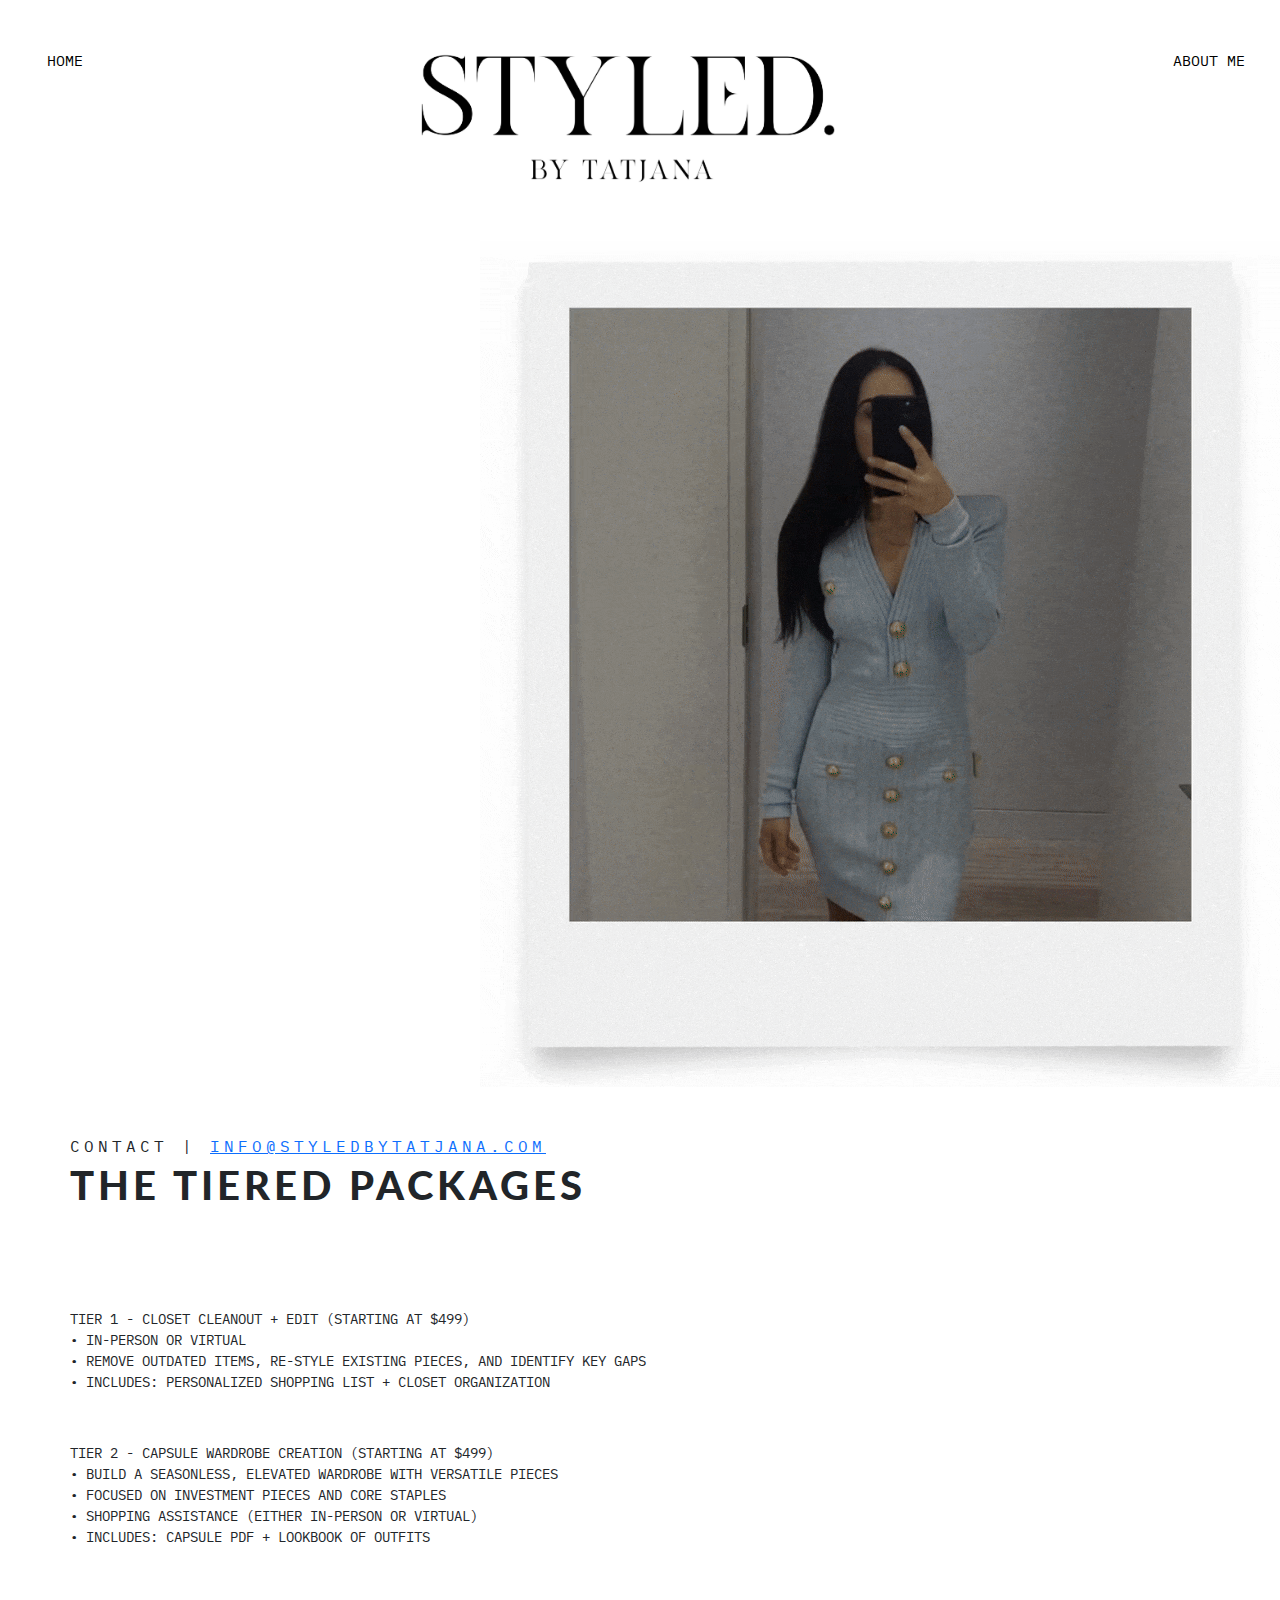
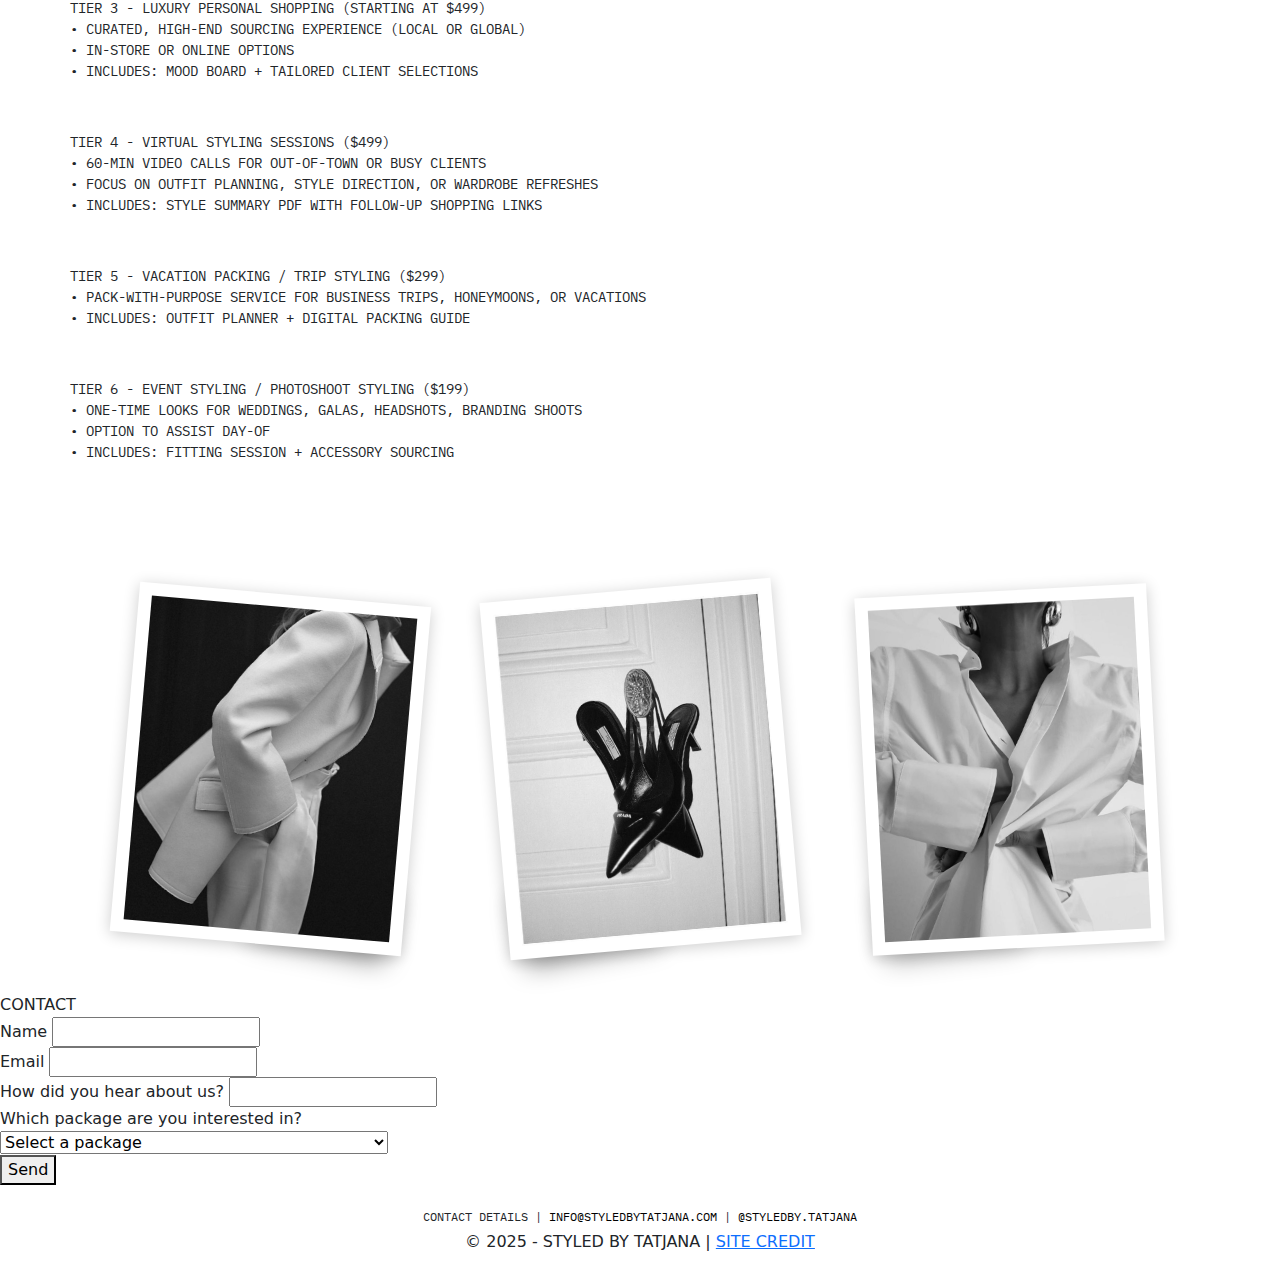
<file: index.html>
<!DOCTYPE html>
<html lang="en">
  <head>
    <!-- Google tag (gtag.js) -->
    <script
      async
      src="https://www.googletagmanager.com/gtag/js?id=G-9KD01MTRR8"
    ></script>
    <script>
      window.dataLayer = window.dataLayer || [];
      function gtag() {
        dataLayer.push(arguments);
      }
      gtag("js", new Date());

      gtag("config", "G-9KD01MTRR8");
    </script>
    <meta charset="UTF-8" />
    <meta http-equiv="X-UA-Compatible" content="IE=edge" />
    <meta name="viewport" content="width=device-width, initial-scale=1.0" />
    <!--BOOTSTRAP-->
    <link
      href="https://cdn.jsdelivr.net/npm/bootstrap@5.3.3/dist/css/bootstrap.min.css"
      rel="stylesheet"
      integrity="sha384-QWTKZyjpPEjISv5WaRU9OFeRpok6YctnYmDr5pNlyT2bRjXh0JMhjY6hW+ALEwIH"
      crossorigin="anonymous"
    />
    <!--GOOGLE FONTS-->
    <link rel="preconnect" href="https://fonts.googleapis.com" />
    <link rel="preconnect" href="https://fonts.gstatic.com" crossorigin />
    <link
      href="https://fonts.googleapis.com/css2?family=IBM+Plex+Mono:ital,wght@0,100;0,200;0,300;0,400;0,500;0,600;0,700;1,100;1,200;1,300;1,400;1,500;1,600;1,700&family=Lato:ital,wght@0,100;0,300;0,400;0,700;0,900;1,100;1,300;1,400;1,700;1,900&display=swap"
      rel="stylesheet"
    />
    <!-- STYLESHEETS -->
    <link rel="stylesheet" href="css/styles.css" />
    <!--SEO-->
    <link rel="apple-touch-icon" href="#" />
    <link rel="apple-touch-startup-image" href="#" />
    <meta name="robots" content="index, follow" />
    <meta name="description" content="Styled by Tatjana " />
    <link rel="icon" type="image/x-icon" href="#" />
    <title>Styled by Tatjana</title>
    <script type="application/ld+json">
      {
        "@context": "https://schema.org",
        "@type": "LocalBusiness",
        "name": "Styled by Tatjana",
        "url": "https://www.styledbytatjana.com",
        "address": {
          "@type": "PostalAddress",
          "addressLocality": "Vancouver",
          "addressRegion": "BC",
          "addressCountry": "CA"
        },
        "sameAs": ["https://www.instagram.com/"],
        "description": "Styled by Tatjana"
      }
    </script>
  </head>
  <body>
    <nav>
      <ul>
        <li class="home-nav">
          <a href="/index.html" class="text-decoration-none text-black">HOME</a>
        </li>
        <li class="about-nav">
          <a href="/about.html" class="text-decoration-none text-black"
            >ABOUT ME</a
          >
        </li>
      </ul>
    </nav>

    <img src="img/logo.jpeg" alt="STYLED" width="50%" class="logo" />


        <div class="bundle">
     <img src="img/styled-clean.gif" alt="STYLED" width="100%" class="polariod-pic pt-2" />
  
     </div>

     
    <h1 title="Styled | Packages">
        <section class="contact">CONTACT | <a href="mailto:info@styledbytatjana.com" target="_blank" title="email">INFO@STYLEDBYTATJANA.COM</a></section>
        <!---->
     <section>THE TIERED PACKAGES</section>
    </h1>

  

    <div class="packages">
      <article id="tier1" title="Tier 1 | The Classic Edit">
        TIER 1 - Closet Cleanout + Edit (starting at $499)</br>
         • In-person or virtual  </br> 
         • Remove outdated items, re-style existing
pieces, and identify key gaps  </br>
         • Includes: Personalized shopping list + closet
organization </article>

      <article id="tier2" title="Tier 2 | The Signature Wardrobe">
          Tier 2 - Capsule Wardrobe Creation (starting at $499) </br>
 • Build a seasonless, elevated wardrobe with
versatile pieces</br>
 • Focused on investment pieces and core staples</br>
 • Shopping assistance (either in-person or virtual)</br>
 • Includes: Capsule PDF + lookbook of outfits</br>
      </article>

      <article id="tier3" title="Tier 3 | The Maison Experience">
          Tier 3 - Luxury Personal Shopping (starting at $499) </br>

 • Curated, high-end sourcing experience (local or
global)</br>
 • In-store or online options</br>
 • Includes: Mood board + tailored client
selections
      </article>


       <article>
           Tier 4 - Virtual Styling Sessions ($499) 
</br>

 • 60-min video calls for out-of-town or busy clients</br>
 • Focus on outfit planning, style direction, or wardrobe
refreshes</br>
 • Includes: Style summary PDF with follow-up shopping links</br>
      </article>

       <article>
           Tier 5 - Vacation Packing / Trip Styling ($299)
</br>

 • Pack-with-purpose service for business trips,
honeymoons, or vacations</br>
 • Includes: Outfit planner + digital packing guide</br>
      </article>

        <article>
           Tier 6 - Event Styling / Photoshoot Styling ($199) 
</br>
 • One-time looks for weddings, galas, headshots,
branding shoots</br>
 • Option to assist day-of</br>
 • Includes: Fitting session + accessory sourcing</br>
      </article>
             
    </div>

   
    

        <div class="wrapper">
      <div class="item">
        <div class="polaroid">
          <img src="/img/card.jpeg" alt="woman in blazer" />
          <div class="caption"></div>
        </div>
      </div>

      <div class="item">
        <div class="polaroid">
          <img src="/img/card2.jpeg" alt="shoes hung up" />
          <div class="caption"></div>
        </div>
      </div>

      <div class="item">
        <div class="polaroid">
          <img src="/img/card3.jpeg" alt="woman in shirt" />
          <div class="caption"></div>
        </div>
      </div>
    </div>

   <div class="contact-form">CONTACT</div>
    <form action="https://formspree.io/f/mpwrwzry" method="POST">
  <!-- Name -->
  <label for="name">Name</label>
  <input type="text" id="name" name="name" required>
  </br>
  <!-- Email -->
  <label for="email">Email</label>
  <input type="email" id="email" name="email" required>
    </br>

  <!-- How Did You Hear About Us? -->
  <label for="referral">How did you hear about us?</label>
  <input type="text" id="referral" name="referral">
    </br>
  <!-- Package Selection -->
  <label for="package">Which package are you interested in?</label>
    </br>
  <select id="package" name="package" required>
    <option value="" disabled selected>Select a package</option>
    <option value="Closet Cleanout + Edit">Closet Cleanout + Edit (starting at $499)</option>
    <option value="Capsule Wardrobe Creation">Capsule Wardrobe Creation (starting at $499)</option>
    <option value="Luxury Personal Shopping">Luxury Personal Shopping (starting at $499)</option>
    <option value="Virtual Styling Sessions">Virtual Styling Sessions ($499)</option>
    <option value="Vacation Packing / Trip Styling">Vacation Packing / Trip Styling ($299)</option>
    <option value="Event Styling / Photoshoot Styling">Event Styling / Photoshoot Styling ($199)</option>
  </select>

  <!-- Hidden bot protection field -->
  <input type="hidden" name="_gotcha" style="display:none">
    </br>
  <!-- Submit -->
  <button type="submit">Send</button>
</form>


    <footer>
      <h3>
        CONTACT DETAILS |
        <a href="mailto:info@styledbytatjana.com" target="_blank" title="email"
          >INFO@STYLEDBYTATJANA.COM</a
        >
        |
        <a
          href="https://www.instagram.com/styledby.tatjana/"
          target="_blank"
          rel="noopener"
          >@STYLEDBY.TATJANA</a
        >
      </h3>

      <h6>© 2025 - STYLED BY TATJANA | <a href="https://www.nimbleweb.dev/"
          target="_blank"
          rel="noopener">SITE CREDIT</a></h6>
    </footer>

    <script
      src="https://cdn.jsdelivr.net/npm/bootstrap@5.3.3/dist/js/bootstrap.bundle.min.js"
      integrity="sha384-YvpcrYf0tY3lHB60NNkmXc5s9fDVZLESaAA55NDzOxhy9GkcIdslK1eN7N6jIeHz"
      crossorigin="anonymous"
    ></script>
  </body>
</html>
</file>
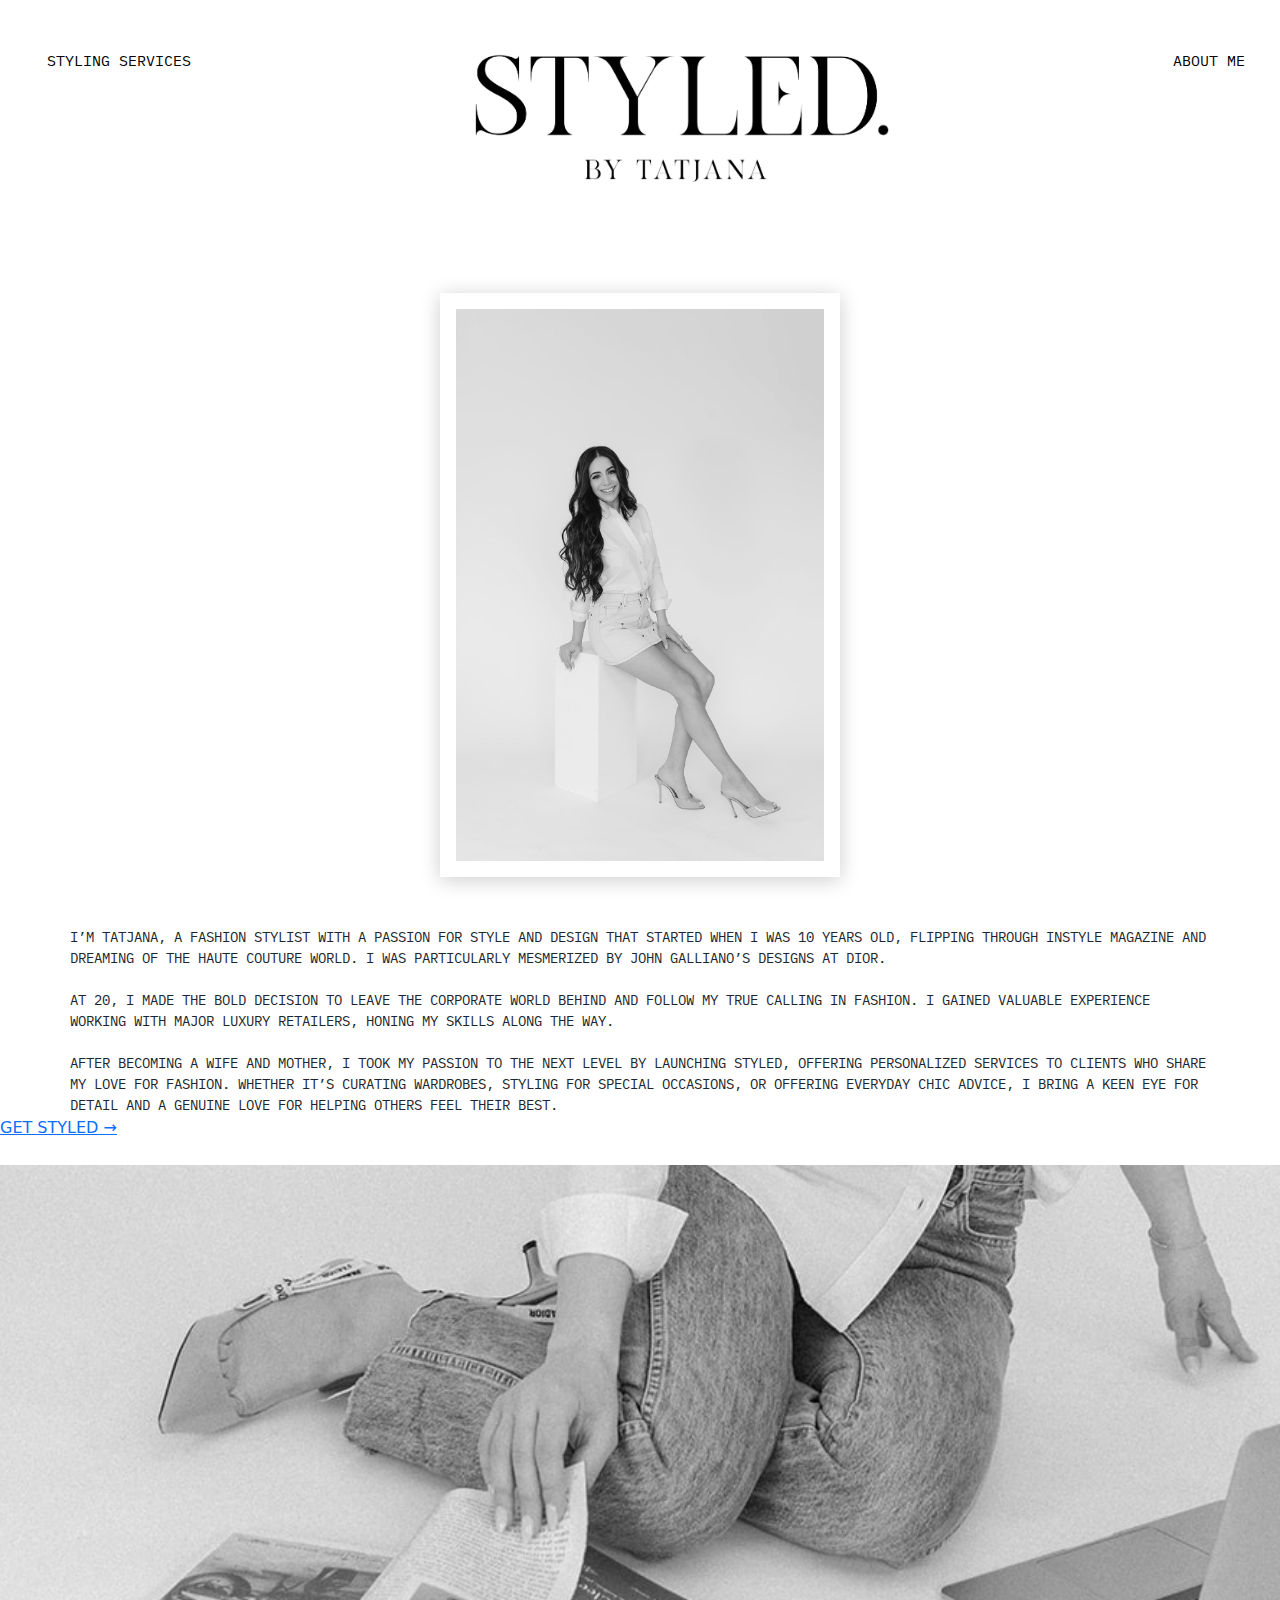
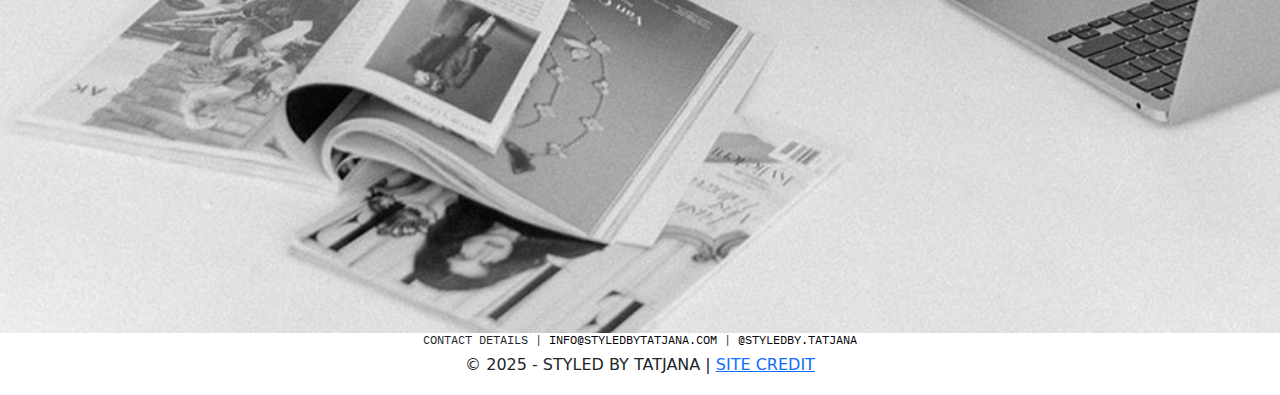
<file: about.html>
<!DOCTYPE html>
<html lang="en">
  <head>
    <!-- Google tag (gtag.js) -->
    <script
      async
      src="https://www.googletagmanager.com/gtag/js?id=G-9KD01MTRR8"
    ></script>
    <script>
      window.dataLayer = window.dataLayer || [];
      function gtag() {
        dataLayer.push(arguments);
      }
      gtag("js", new Date());

      gtag("config", "G-9KD01MTRR8");
    </script>
    <meta charset="UTF-8" />
    <meta http-equiv="X-UA-Compatible" content="IE=edge" />
    <meta name="viewport" content="width=device-width, initial-scale=1.0" />
    <!--BOOTSTRAP-->
    <link
      href="https://cdn.jsdelivr.net/npm/bootstrap@5.3.3/dist/css/bootstrap.min.css"
      rel="stylesheet"
      integrity="sha384-QWTKZyjpPEjISv5WaRU9OFeRpok6YctnYmDr5pNlyT2bRjXh0JMhjY6hW+ALEwIH"
      crossorigin="anonymous"
    />
    <!--GOOGLE FONTS-->
    <link rel="preconnect" href="https://fonts.googleapis.com" />
    <link rel="preconnect" href="https://fonts.gstatic.com" crossorigin />
    <link
      href="https://fonts.googleapis.com/css2?family=IBM+Plex+Mono:ital,wght@0,100;0,200;0,300;0,400;0,500;0,600;0,700;1,100;1,200;1,300;1,400;1,500;1,600;1,700&family=Lato:ital,wght@0,100;0,300;0,400;0,700;0,900;1,100;1,300;1,400;1,700;1,900&display=swap"
      rel="stylesheet"
    />
    <!-- STYLESHEETS -->
    <link rel="stylesheet" href="css/styles.css" />
    <!--SEO-->
    <link rel="apple-touch-icon" href="#" />
    <link rel="apple-touch-startup-image" href="#" />
    <meta name="robots" content="index, follow" />
    <meta name="description" content="Styled by Tatjana " />
    <link rel="icon" type="image/x-icon" href="#" />
    <title>Styled by Tatjana | About Me</title>
    <script type="application/ld+json">
      {
        "@context": "https://schema.org",
        "@type": "LocalBusiness",
        "name": "Styled by Tatjana",
        "url": "https://www.styledbytatjana.com",
        "address": {
          "@type": "PostalAddress",
          "addressLocality": "Vancouver",
          "addressRegion": "BC",
          "addressCountry": "CA"
        },
        "sameAs": ["https://www.instagram.com/"],
        "description": "Styled by Tatjana"
      }
    </script>
  </head>
  <body>
    <nav>
      <ul>
        <li class="home-nav">
          <a href="/index.html" class="text-decoration-none text-black">STYLING SERVICES</a>
        </li>
        <li class="about-nav">
          <a href="/about.html" class="text-decoration-none text-black"
            >ABOUT ME</a>
        </li>
      </ul>
    </nav>
    <img src="img/logo.jpeg" alt="STYLED" width="50%" class="logo" />

          <img src="/img/tatjana-aboutme.JPG" alt="woman in shirt" class="about-pic" />

            <div class="about-me">
      <article>
        I’m Tatjana, a fashion stylist with a passion for style and design that
        started when I was 10 years old, flipping through InStyle magazine and
        dreaming of the haute couture world. I was particularly mesmerized by
        John Galliano’s designs at Dior.</br>  </br>
        At 20, I made the bold decision to
        leave the corporate world behind and follow my true calling in fashion.
        I gained valuable experience working with major luxury retailers, honing
        my skills along the way. </br> </br> 
        After becoming a wife and mother, I took my
        passion to the next level by launching Styled, offering personalized
        services to clients who share my love for fashion. Whether it’s curating
        wardrobes, styling for special occasions, or offering everyday chic
        advice, I bring a keen eye for detail and a genuine love for helping
        others feel their best.
      </article>
      <div class="get-styled-section-about"><a href="/index.html#getStyled">GET STYLED →</a></div>
      </div>

        <footer>
           <img src="/img/styled-shoot-2.png" alt="Styled by Tatjana" class="about-shoot-img" />
      <h3>
        CONTACT DETAILS |
        <a href="mailto:mskweeks@gmail.com" target="_blank" title="email"
          >INFO@STYLEDBYTATJANA.COM</a
        >
        |
        <a
          href="https://www.instagram.com/styledby.tatjana/"
          target="_blank"
          rel="noopener"
          >@STYLEDBY.TATJANA</a
        >
      </h3>
       <h6>© 2025 - STYLED BY TATJANA | <a href="https://www.nimbleweb.dev/"
          target="_blank"
          rel="noopener">SITE CREDIT</a></h6>
    </footer>

    <script
      src="https://cdn.jsdelivr.net/npm/bootstrap@5.3.3/dist/js/bootstrap.bundle.min.js"
      integrity="sha384-YvpcrYf0tY3lHB60NNkmXc5s9fDVZLESaAA55NDzOxhy9GkcIdslK1eN7N6jIeHz"
      crossorigin="anonymous"
    ></script>
  </body>
</html>
</file>
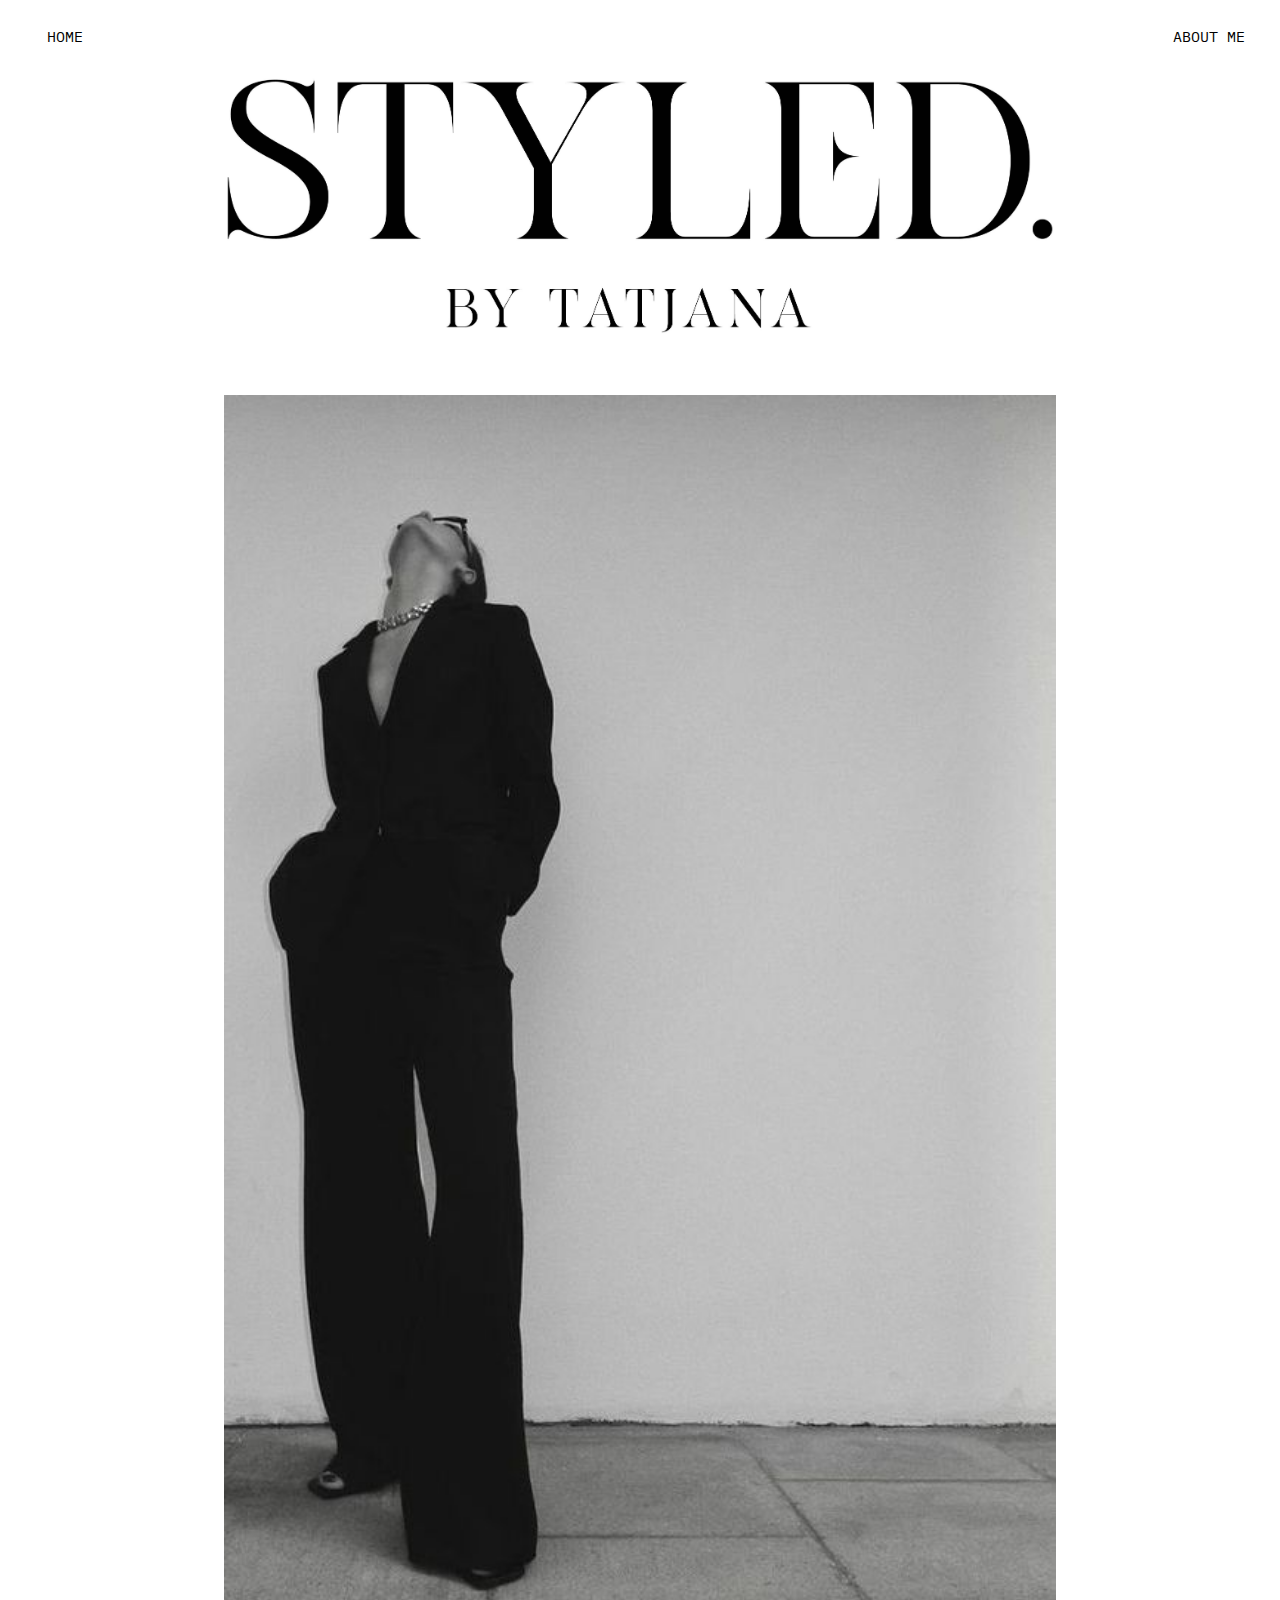
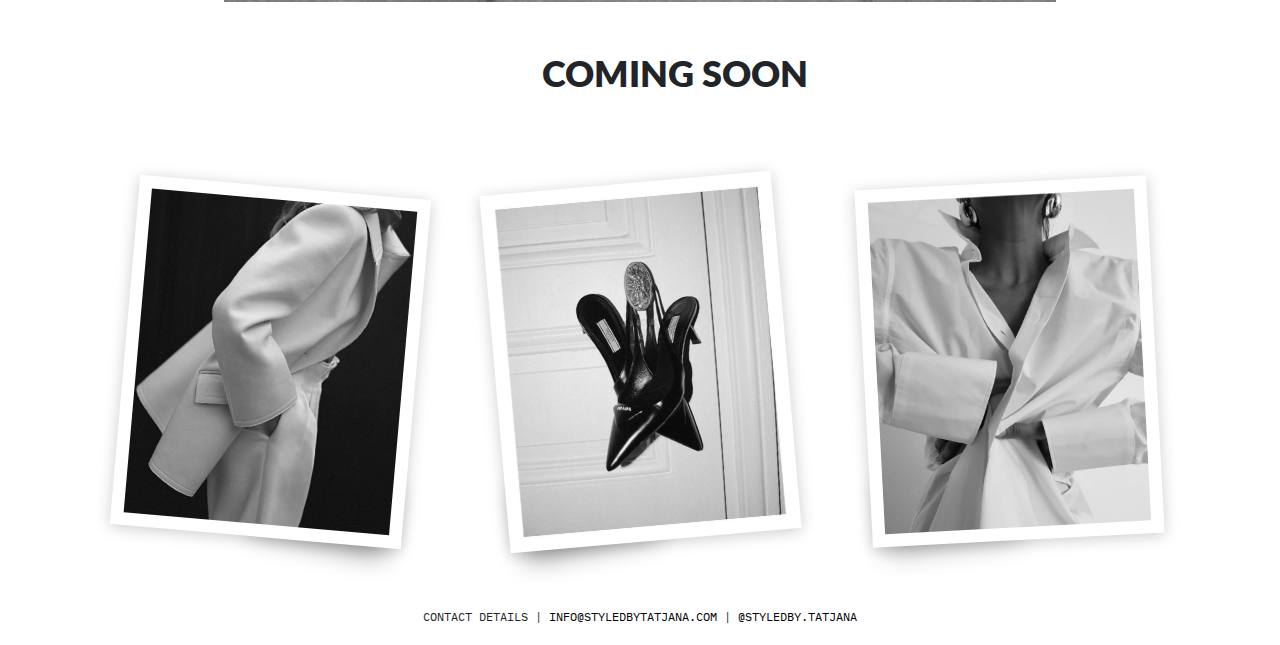
<file: comingsoon.html>
<!DOCTYPE html>
<html lang="en">
  <head>
    <!-- Google tag (gtag.js) -->
    <script
      async
      src="https://www.googletagmanager.com/gtag/js?id=G-9KD01MTRR8"
    ></script>
    <script>
      window.dataLayer = window.dataLayer || [];
      function gtag() {
        dataLayer.push(arguments);
      }
      gtag("js", new Date());

      gtag("config", "G-9KD01MTRR8");
    </script>
    <meta charset="UTF-8" />
    <meta http-equiv="X-UA-Compatible" content="IE=edge" />
    <meta name="viewport" content="width=device-width, initial-scale=1.0" />
    <!--BOOTSTRAP-->
    <link
      href="https://cdn.jsdelivr.net/npm/bootstrap@5.3.3/dist/css/bootstrap.min.css"
      rel="stylesheet"
      integrity="sha384-QWTKZyjpPEjISv5WaRU9OFeRpok6YctnYmDr5pNlyT2bRjXh0JMhjY6hW+ALEwIH"
      crossorigin="anonymous"
    />
    <!--GOOGLE FONTS-->
    <link rel="preconnect" href="https://fonts.googleapis.com" />
    <link rel="preconnect" href="https://fonts.gstatic.com" crossorigin />
    <link
      href="https://fonts.googleapis.com/css2?family=IBM+Plex+Mono:ital,wght@0,100;0,200;0,300;0,400;0,500;0,600;0,700;1,100;1,200;1,300;1,400;1,500;1,600;1,700&family=Lato:ital,wght@0,100;0,300;0,400;0,700;0,900;1,100;1,300;1,400;1,700;1,900&display=swap"
      rel="stylesheet"
    />
    <!-- STYLESHEETS -->
    <link rel="stylesheet" href="css/styles.css" />
    <!--SEO-->
    <link rel="apple-touch-icon" href="#" />
    <link rel="apple-touch-startup-image" href="#" />
    <meta name="robots" content="index, follow" />
    <meta name="description" content="Styled by Tatjana " />
    <link rel="icon" type="image/x-icon" href="#" />
    <title>Styled by Tatjana</title>
    <script type="application/ld+json">
      {
        "@context": "https://schema.org",
        "@type": "LocalBusiness",
        "name": "Styled by Tatjana",
        "url": "https://www.styledbytatjana.com",
        "address": {
          "@type": "PostalAddress",
          "addressLocality": "Vancouver",
          "addressRegion": "BC",
          "addressCountry": "CA"
        },
        "sameAs": ["https://www.instagram.com/"],
        "description": "Styled by Tatjana"
      }
    </script>
  </head>
  <body>
    <nav>
      <ul>
        <li class="home-nav">
          <a href="/index.html" class="text-decoration-none text-black">HOME</a>
        </li>
        <li class="about-nav">
          <a href="/about.html" class="text-decoration-none text-black"
            >ABOUT ME</a
          >
        </li>
      </ul>
    </nav>

    <div class="coming-soon">
      <img src="img/logo.jpeg" alt="STYLED" width="100%" class="logo" />
      <img src="img/new-styled.jpg" alt="STYLED" width="65%" class="main-pic" />
      <h1>COMING SOON</h1>

      <div class="wrapper">
        <div class="item">
          <div class="polaroid">
            <img src="/img/card.jpeg" alt="woman in blazer" />
            <div class="caption"></div>
          </div>
        </div>

        <div class="item">
          <div class="polaroid">
            <img src="/img/card2.jpeg" alt="shoes hung up" />
            <div class="caption"></div>
          </div>
        </div>

        <div class="item">
          <div class="polaroid">
            <img src="/img/card3.jpeg" alt="woman in shirt" />
            <div class="caption"></div>
          </div>
        </div>
      </div>
    </div>

    <footer>
      <h3>
        CONTACT DETAILS |
        <a href="mailto:mskweeks@gmail.com" target="_blank" title="email"
          >INFO@STYLEDBYTATJANA.COM</a
        >
        |
        <a
          href="https://www.instagram.com/styledby.tatjana/"
          target="_blank"
          rel="noopener"
          >@STYLEDBY.TATJANA</a
        >
      </h3>
    </footer>
    <script
      src="https://cdn.jsdelivr.net/npm/bootstrap@5.3.3/dist/js/bootstrap.bundle.min.js"
      integrity="sha384-YvpcrYf0tY3lHB60NNkmXc5s9fDVZLESaAA55NDzOxhy9GkcIdslK1eN7N6jIeHz"
      crossorigin="anonymous"
    ></script>
  </body>
</html>
</file>
<file: css/styles.css>
:root {
  --bold: "Lato", serif;
  --mono: "IBM Plex Mono", serif;
}

/*  polariods   */
.wrapper {
  width: 100%;
  padding: 0 2rem;
  text-align: center;
}
.polaroid {
  background: #fff;
  padding: 1rem;
  box-shadow: 0 0.2rem 1.2rem rgba(0, 0, 0, 0.2);
}
.polaroid > img {
  max-width: 100%;
  height: auto;
}
.caption {
  font-size: 1.8rem;
  text-align: center;
  line-height: 2em;
}
.item {
  width: 30%;
  display: inline-block;
  margin-top: 2rem;
  filter: grayscale(100%);
}
.item .polaroid:before {
  content: "";
  position: absolute;
  z-index: -1;
  transition: all 0.35s;
}
.item:nth-of-type(4n + 1) {
  transform: scale(0.8, 0.8) rotate(5deg);
  transition: all 0.35s;
}
.item:nth-of-type(4n + 1) .polaroid:before {
  transform: rotate(6deg);
  height: 20%;
  width: 47%;
  bottom: 30px;
  right: 12px;
  box-shadow: 0 2.1rem 2rem rgba(0, 0, 0, 0.4);
}
.item:nth-of-type(4n + 2) {
  transform: scale(0.8, 0.8) rotate(-5deg);
  transition: all 0.35s;
}
.item:nth-of-type(4n + 2) .polaroid:before {
  transform: rotate(-6deg);
  height: 20%;
  width: 47%;
  bottom: 30px;
  left: 12px;
  box-shadow: 0 2.1rem 2rem rgba(0, 0, 0, 0.4);
}
.item:nth-of-type(4n + 4) {
  transform: scale(0.8, 0.8) rotate(3deg);
  transition: all 0.35s;
}
.item:nth-of-type(4n + 4) .polaroid:before {
  transform: rotate(4deg);
  height: 20%;
  width: 47%;
  bottom: 30px;
  right: 12px;
  box-shadow: 0 2.1rem 2rem rgba(0, 0, 0, 0.3);
}
.item:nth-of-type(4n + 3) {
  transform: scale(0.8, 0.8) rotate(-3deg);
  transition: all 0.35s;
}
.item:nth-of-type(4n + 3) .polaroid:before {
  transform: rotate(-4deg);
  height: 20%;
  width: 47%;
  bottom: 30px;
  left: 12px;
  box-shadow: 0 2.1rem 2rem rgba(0, 0, 0, 0.3);
}
.item:hover {
  filter: none;
  transform: scale(1, 1) rotate(0deg) !important;
  transition: all 0.35s;
}
.item:hover .polaroid:before {
  content: "";
  position: absolute;
  z-index: -1;
  transform: rotate(0deg);
  height: 90%;
  width: 90%;
  bottom: 0%;
  right: 5%;
  box-shadow: 0 1rem 3rem rgba(0, 0, 0, 0.2);
  transition: all 0.35s;
}

/*    */

li {
  display: inline;
  font-weight: 400;
  font-style: normal;
  font-family: IBM Plex Mono;
  font-size: 15px;
  color: black;
}

.about-nav {
  float: right;
  margin-right: 35px;
  margin-top: 10px;
  color: black;
}

.home-nav {
  float: left;
  margin-left: 15px;
  margin-top: 10px;
  color: black;
}

h1 section {
  font-family: var(--bold);
  font-weight: 900;
  letter-spacing: 4px;
  font-size: 40x;
  width: 5000px;
}

h1 {
  margin-left: 70px;
  margin-top: 50px;
  margin-bottom: 100px;
}

a section:hover {
  color: darkgrey;
}

.polariod-pic {
  display: block;
  justify-self: right;
  max-width: 800px;
}

.packages {
  margin-bottom: 50px;
}

.contact {
  font-weight: 400;
  font-style: normal;
  font-family: IBM Plex Mono;
  font-size: 16px;
  margin-bottom: 5px;
}

article {
  font-weight: 400;
  font-style: normal;
  font-family: IBM Plex Mono;
  font-size: 14px;
  margin-left: 70px;
  margin-top: 50px;
  text-transform: uppercase;
}

.about-section article {
  margin-top: 100px;
  margin-bottom: 100px;
}

.extras {
  display: grid;

  grid-template-columns: 1fr 1fr 1fr;
}

.extras article {
  margin-left: 40px;
  margin-right: 40px;
  font-weight: 400;
  font-style: normal;
  font-family: IBM Plex Mono;
  font-size: 14px;
}

.about-me article {
  font-weight: 400;
  font-style: normal;
  font-family: IBM Plex Mono;
  font-size: 14px;
  padding-right: 70px;
}

.about-pic {
  max-width: 400px;
  display: block;
  margin: 0 auto;
  margin-top: 100px;
  background: #fff;
  padding: 1rem;
  box-shadow: 0 0.2rem 1.2rem rgba(0, 0, 0, 0.2);
}

.logo {
  display: block;
  margin: 0 auto;
  margin-bottom: 40px;
  margin-top: 40px;
}

.main-pic {
  display: block;
  margin: 0 auto;
  margin-bottom: 15px;
}

.coming-soon h1 {
  font-family: Lato;
  font-style: normal;
  font-weight: 800;
  font-size: 36px;
  text-align: center;
  margin-bottom: 10px;
}

footer {
  text-align: center;
  margin-top: 25px;
  margin-bottom: 20px;
}

h3 {
  font-weight: 400;
  font-style: normal;
  font-family: IBM Plex Mono;
  font-size: 12px;
}

h3 a {
  text-decoration: none;
  color: black;
}

h3 a:hover {
  color: darkgrey;
}

/* ipad */
@media (max-width: 1024px) {
  article {
    font-size: 12px;
  }

  .about-me article {
    text-align: center;
    justify-items: center;
    font-size: 14px;
    padding-right: 0;
    margin-left: 0;
    padding: 80px;
  }
}

/* iphone */
@media (max-width: 600px) {
  h3 {
    font-size: 10px;
  }

  .coming-soon h1 {
    font-size: 25px;
  }

  .item {
    width: 30%;
  }

  .wrapper {
    padding: 0;
  }

  .main-pic {
    width: 75%;
  }

  .polaroid {
    padding: 0.5rem;
  }

  .polariod-pic {
    width: 150%;
    display: block;
    justify-self: center;
  }

  h1,
  article {
    margin-left: 15px;
  }

  .about-me article {
    text-align: center;
    justify-items: center;
    font-size: 12px;
    padding-right: 0;
    margin-left: 0;
    padding: 40px;
  }

  .about-pic {
    width: 70%;
  }

  h1 section {
    font-size: 20px;
  }

  .extras {
    justify-items: center;
  }

  .extras article {
    font-size: 11px;
    width: 120px;
    gap: 5px;
    margin: 0;
  }

  .home-nav {
    margin-left: 5px;
    justify-self: start;
  }

  .about-nav {
    margin-right: 15px;
  }

  article {
    font-size: 11px;
  }

  .contact {
    font-size: 11px;
  }

  li {
    font-size: 11px;
  }
}
</file>
